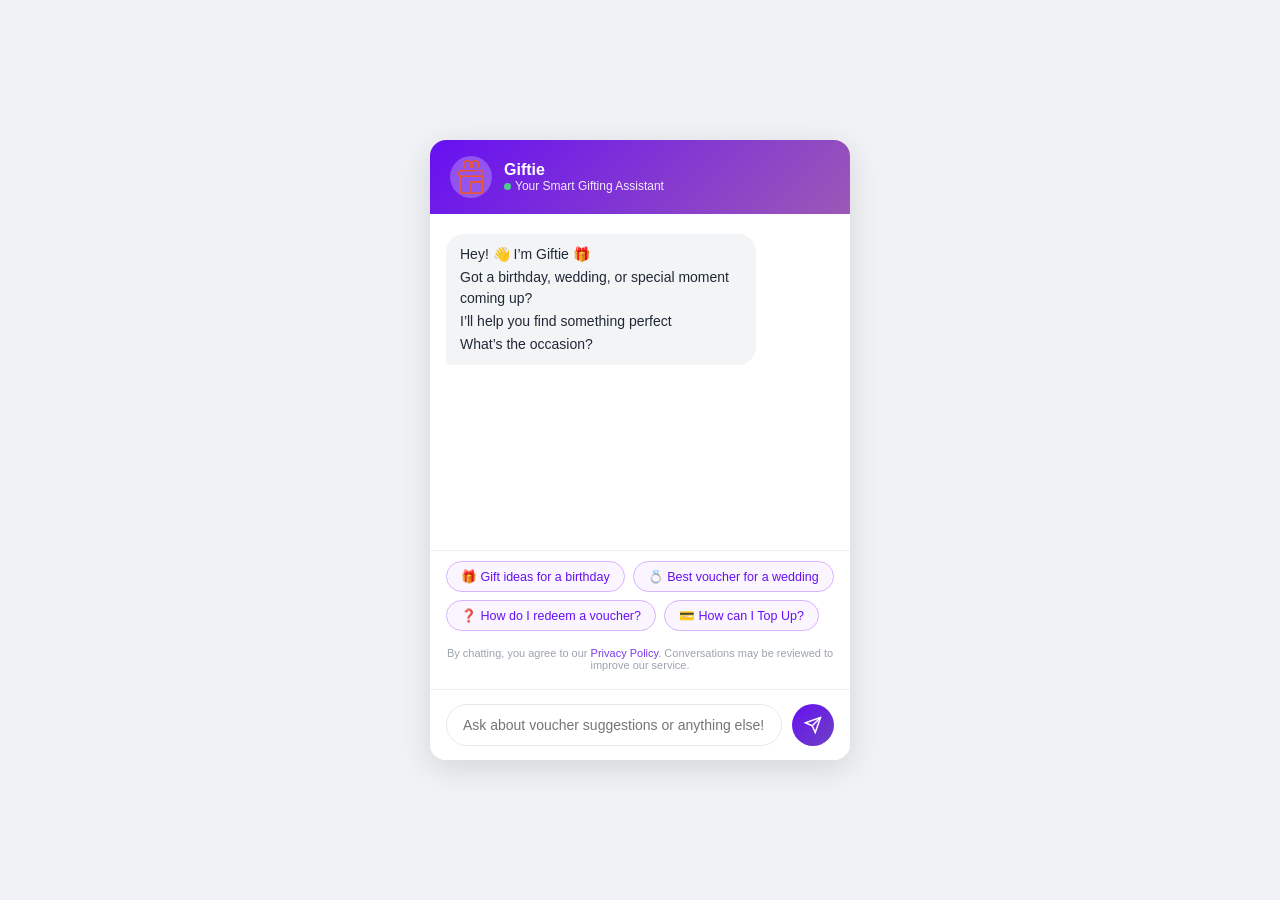
<file: ui/index.html>
<!DOCTYPE html>
<html lang="en">
<head>
  <meta charset="UTF-8" />
  <meta name="viewport" content="width=device-width, initial-scale=1.0" />
  <title>Giftie</title>
  <link rel="stylesheet" href="style.css" />
</head>
<body>
  <div class="chat-container">
    <header class="chat-header">
      <div class="header-avatar"><img src="tglogo.png" alt="Giftie"></div>
      <div class="header-info">
        <h1>Giftie</h1>
        <span class="status">Your Smart Gifting Assistant</span>
      </div>
    </header>

    <div class="chat-messages" id="chatMessages">
      <div class="message bot">
        <div class="bubble">
          Hey! 👋 I’m Giftie 🎁<br>
          Got a birthday, wedding, or special moment coming up?<br>
          I’ll help you find something perfect<br>
          What’s the occasion?
        </div>
      </div>
    </div>

    <div class="suggestions" id="suggestions">
      <button class="suggestion-btn" onclick="sendSuggestion(this)">🎁 Gift ideas for a birthday</button>
      <button class="suggestion-btn" onclick="sendSuggestion(this)">💍 Best voucher for a wedding</button>
      <button class="suggestion-btn" onclick="sendSuggestion(this)">❓ How do I redeem a voucher?</button>
      <button class="suggestion-btn" onclick="sendSuggestion(this)">💳 How can I Top Up?</button>
    </div>

    <div class="privacy-notice" id="privacyNotice">
      By chatting, you agree to our <a href="https://thyaga.lk/privacy-policy" target="_blank">Privacy Policy</a>. Conversations may be reviewed to improve our service.
    </div>

    <span class="char-count" id="charCount"></span>
    <div class="chat-input-area">
      <input
        type="text"
        id="userInput"
        placeholder="Ask about voucher suggestions or anything else!"
        autocomplete="off"
        maxlength="500"
        oninput="updateCharCount()"
      />
      <button id="sendBtn" onclick="sendMessage()">
        <svg viewBox="0 0 24 24" fill="none" stroke="currentColor" stroke-width="2">
          <line x1="22" y1="2" x2="11" y2="13"></line>
          <polygon points="22 2 15 22 11 13 2 9 22 2"></polygon>
        </svg>
      </button>
    </div>
  </div>

  <script src="script.js"></script>
</body>
</html>
</file>
<file: ui/style.css>
* {
  margin: 0;
  padding: 0;
  box-sizing: border-box;
}

body {
  font-family: -apple-system, BlinkMacSystemFont, "Segoe UI", Roboto, sans-serif;
  background: #f0f2f5;
  display: flex;
  justify-content: center;
  align-items: center;
  min-height: 100vh;
}

.chat-container {
  width: 420px;
  height: 620px;
  background: #fff;
  border-radius: 16px;
  box-shadow: 0 8px 32px rgba(0, 0, 0, 0.12);
  display: flex;
  flex-direction: column;
  overflow: hidden;
}

/* Header */
.chat-header {
  background: linear-gradient(135deg, #6610f2, #9b59b6);
  padding: 16px 20px;
  display: flex;
  align-items: center;
  gap: 12px;
  color: #fff;
}

.header-avatar {
  width: 42px;
  height: 42px;
  background: rgba(255, 255, 255, 0.25);
  border-radius: 50%;
  display: flex;
  align-items: center;
  justify-content: center;
  font-size: 18px;
  font-weight: 700;
  flex-shrink: 0;
  overflow: hidden;
}

.header-avatar img {
  width: 80%;
  height: 80%;
  object-fit: contain;
}

.header-info h1 {
  font-size: 16px;
  font-weight: 600;
}

.status {
  font-size: 12px;
  opacity: 0.90;
  display: flex;
  align-items: center;
  gap: 4px;
}

.status::before {
  content: "";
  display: inline-block;
  width: 7px;
  height: 7px;
  background: #4ade80;
  border-radius: 50%;
}

.chat-messages {
  flex: 1;
  overflow-y: auto;
  padding: 20px 16px;
  display: flex;
  flex-direction: column;
  gap: 12px;
  scroll-behavior: smooth;
}

.chat-messages::-webkit-scrollbar {
  width: 4px;
}

.chat-messages::-webkit-scrollbar-thumb {
  background: #d1d5db;
  border-radius: 4px;
}

.message {
  display: flex;
  max-width: 80%;
}

.message.user {
  align-self: flex-end;
}

.message.bot {
  align-self: flex-start;
}

.bubble {
  padding: 10px 14px;
  border-radius: 18px;
  font-size: 14px;
  line-height: 1.5;
  word-break: break-word;
}

.message.user .bubble {
  background: linear-gradient(135deg, #6c3fc5, #9b59b6);
  color: #fff;
  border-bottom-right-radius: 4px;
}

.message.bot .bubble {
  background: #f3f4f6;
  color: #1f2937;
  border-bottom-left-radius: 4px;
}

.bubble a {
  color: #6610f2;
  text-decoration: none;
  border-bottom: 1px solid #c4b5fd;
  word-break: break-all;
}

.bubble a:hover {
  color: #4c0ab0;
  border-bottom-color: #6610f2;
}

.bubble strong {
  font-weight: 600;
  color: #111827;
}

.bubble em {
  font-style: bold italic;
  color: #374151;
}

.message.bot .bubble br {
  display: block;
  content: "";
  margin-top: 2px;
}

.typing .bubble {
  display: flex;
  gap: 4px;
  align-items: center;
  padding: 14px 16px;
}

.typing .dot {
  width: 7px;
  height: 7px;
  background: #9ca3af;
  border-radius: 50%;
  animation: bounce 1.2s infinite;
}

.typing .dot:nth-child(2) { animation-delay: 0.2s; }
.typing .dot:nth-child(3) { animation-delay: 0.4s; }

@keyframes bounce {
  0%, 80%, 100% { transform: translateY(0); }
  40% { transform: translateY(-6px); }
}

.chat-input-area {
  padding: 14px 16px;
  display: flex;
  gap: 10px;
  border-top: 1px solid #f0f0f0;
  background: #fff;
}

#userInput {
  flex: 1;
  padding: 10px 16px;
  border: 1.5px solid #e5e7eb;
  border-radius: 24px;
  font-size: 14px;
  outline: none;
  transition: border-color 0.2s;
  color: #1f2937;
}

#userInput:focus {
  border-color: #9b59b6;
}

#sendBtn {
  width: 42px;
  height: 42px;
  background: linear-gradient(135deg, #6610f2, #6f42c1);
  border: none;
  border-radius: 50%;
  cursor: pointer;
  display: flex;
  align-items: center;
  justify-content: center;
  transition: opacity 0.2s, transform 0.1s;
  flex-shrink: 0;
  color: #fff;
}

#sendBtn:hover { opacity: 0.9; }
#sendBtn:active { transform: scale(0.93); }
#sendBtn:disabled { opacity: 0.5; cursor: not-allowed; }

#sendBtn svg {
  width: 18px;
  height: 18px;
}

.message.has-vouchers {
  max-width: 95%;
}

.voucher-cards {
  display: grid;
  grid-template-columns: 1fr 1fr;
  gap: 8px;
  margin-top: 4px;
}

.voucher-card {
  border-radius: 10px;
  overflow: hidden;
  border: 1.5px solid #e5e7eb;
  background: #fff;
  box-shadow: 0 2px 8px rgba(0,0,0,0.10);
  transition: transform 0.15s, box-shadow 0.15s;
}

.voucher-card:hover {
  transform: translateY(-3px);
  box-shadow: 0 6px 16px rgba(102,16,242,0.15);
}

.voucher-img {
  width: 100%;
  height: 110px;
  object-fit: cover;
  display: block;
}

.suggestions {
  display: flex;
  flex-wrap: wrap;
  gap: 8px;
  padding: 10px 16px;
  border-top: 1px solid #f0f0f0;
  background: #fff;
}

.suggestion-btn {
  background: #faf5ff;
  border: 1.5px solid #d8b4fe;
  color: #6610f2;
  border-radius: 20px;
  padding: 7px 14px;
  font-size: 12.5px;
  cursor: pointer;
  transition: background 0.15s, border-color 0.15s, transform 0.1s;
  white-space: nowrap;
}

.suggestion-btn:hover {
  background: #ede9fe;
  border-color: #9b59b6;
  transform: translateY(-1px);
}

.page-link-buttons {
  display: flex;
  flex-wrap: wrap;
  gap: 8px;
  margin-top: 10px;
}

.page-link-btn {
  display: inline-block;
  background: #f3f0ff;
  border: 1.5px solid #a78bfa;
  color: #5b21b6;
  border-radius: 16px;
  padding: 5px 14px;
  font-size: 12.5px;
  font-weight: 500;
  text-decoration: none;
  transition: background 0.15s, border-color 0.15s, transform 0.1s;
  white-space: nowrap;
}

.page-link-btn:hover {
  background: #ede9fe;
  border-color: #7c3aed;
  transform: translateY(-1px);
}

.general-voucher-label {
  font-size: 13px;
  color: #6b7280;
  margin-top: 8px;
  margin-bottom: 4px;
}



.privacy-notice {
  font-size: 11px;
  color: #9ca3af;
  text-align: center;
  padding: 6px 16px 4px;
}

.privacy-notice a {
  color: #7c3aed;
  text-decoration: none;
}

.privacy-notice a:hover {
  text-decoration: underline;
}

.char-count {
  display: block;
  text-align: right;
  font-size: 11px;
  color: #9ca3af;
  padding: 0 16px 2px;
  min-height: 14px;
  pointer-events: none;
  user-select: none;
}
</file>
